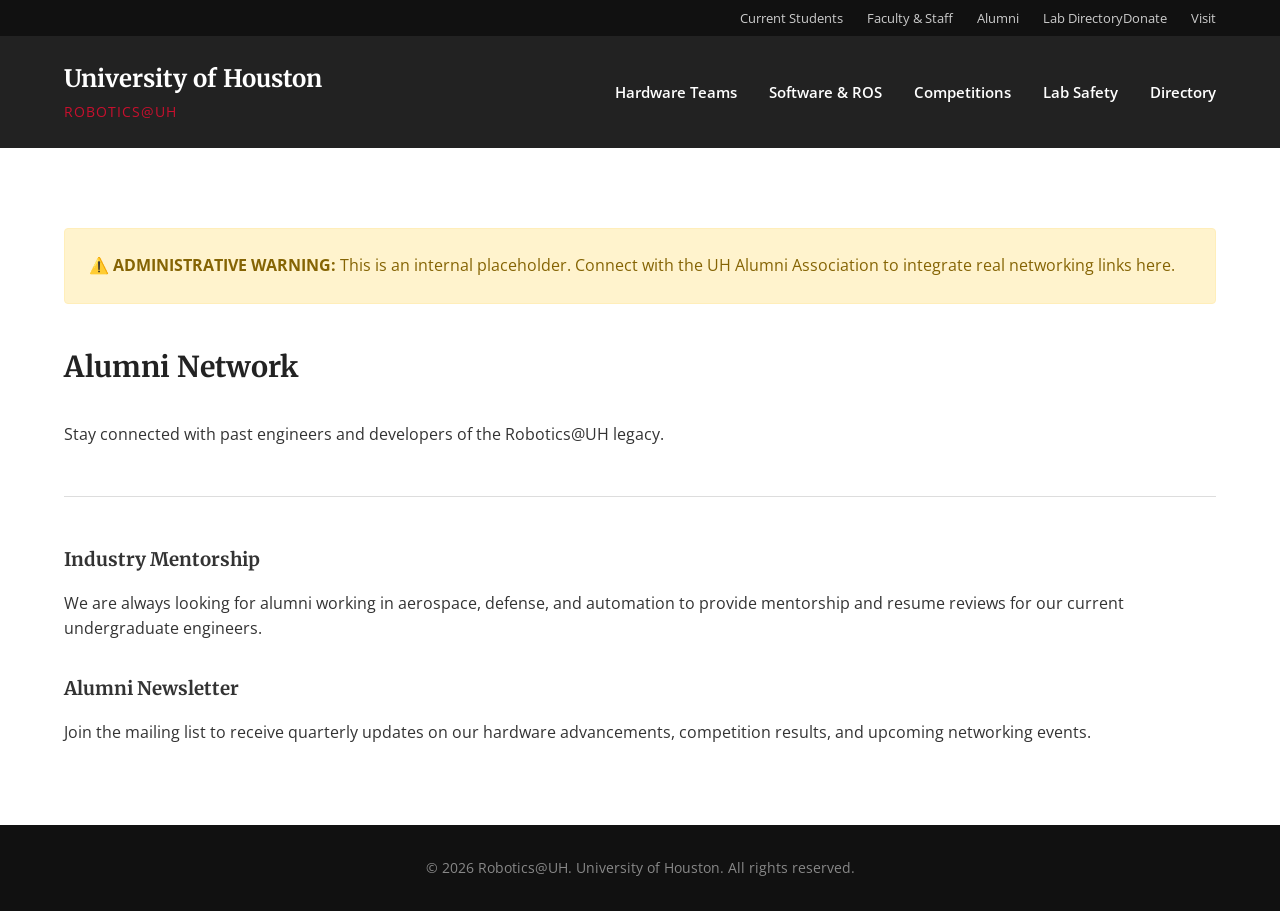
<file: alumni.html>
<!DOCTYPE html>
<html lang="en">
<head>
    <meta charset="UTF-8">
    <meta name="viewport" content="width=device-width, initial-scale=1.0">
    <title>Alumni | Robotics@UH</title>
    <link rel="stylesheet" href="style.css">
    <link href="https://fonts.googleapis.com/css2?family=Open+Sans:wght@400;600;700&family=Merriweather:wght@400;700&display=swap" rel="stylesheet">
</head>
<body>

    <header class="site-header">
        <div class="utility-nav">
            <ul class="nav-links">
                <li><a href="students.html">Current Students</a></li>
                <li><a href="faculty.html">Faculty & Staff</a></li>
                <li><a href="alumni.html">Alumni</a></li>
                <li><a href="directory.html">Lab Directory</a></li>
            </ul>
            <ul class="nav-actions">
                <li><a href="donate.html">Donate</a></li>
                <li><a href="visit.html">Visit</a></li>
            </ul>
        </div>
        <div class="main-nav">
            <div class="logo">
                <a href="index.html">University of Houston</a>
                <span class="sub-logo">Robotics@UH</span>
            </div>
            <ul class="nav-links main-links">
                <li><a href="hardware.html">Hardware Teams</a></li>
                <li><a href="software.html">Software & ROS</a></li>
                <li><a href="competitions.html">Competitions</a></li>
                <li><a href="safety.html">Lab Safety</a></li>
                <li><a href="directory.html">Directory</a></li>
            </ul>
        </div>
    </header>

    <main class="page-content">
        <div class="content-container">
            <div class="left-column" style="flex: 1 1 100%;">
                
                <div style="background-color: #fff3cd; color: #856404; border: 1px solid #ffeeba; padding: 1.5rem; border-radius: 4px; margin-bottom: 2.5rem; font-family: var(--font-body);">
                    <strong>⚠️ ADMINISTRATIVE WARNING:</strong> This is an internal placeholder. Connect with the UH Alumni Association to integrate real networking links here.
                </div>

                <h2>Alumni Network</h2>
                <p>Stay connected with past engineers and developers of the Robotics@UH legacy.</p>
                <hr class="section-divider">
                
                <h3>Industry Mentorship</h3>
                <p>We are always looking for alumni working in aerospace, defense, and automation to provide mentorship and resume reviews for our current undergraduate engineers.</p>
                
                <h3 style="margin-top: 2rem;">Alumni Newsletter</h3>
                <p>Join the mailing list to receive quarterly updates on our hardware advancements, competition results, and upcoming networking events.</p>
            </div>
        </div>
    </main>

    <footer class="site-footer">
        <div class="footer-container">
            <p>&copy; 2026 Robotics@UH. University of Houston. All rights reserved.</p>
        </div>
    </footer>
</body>
</html>
</file>
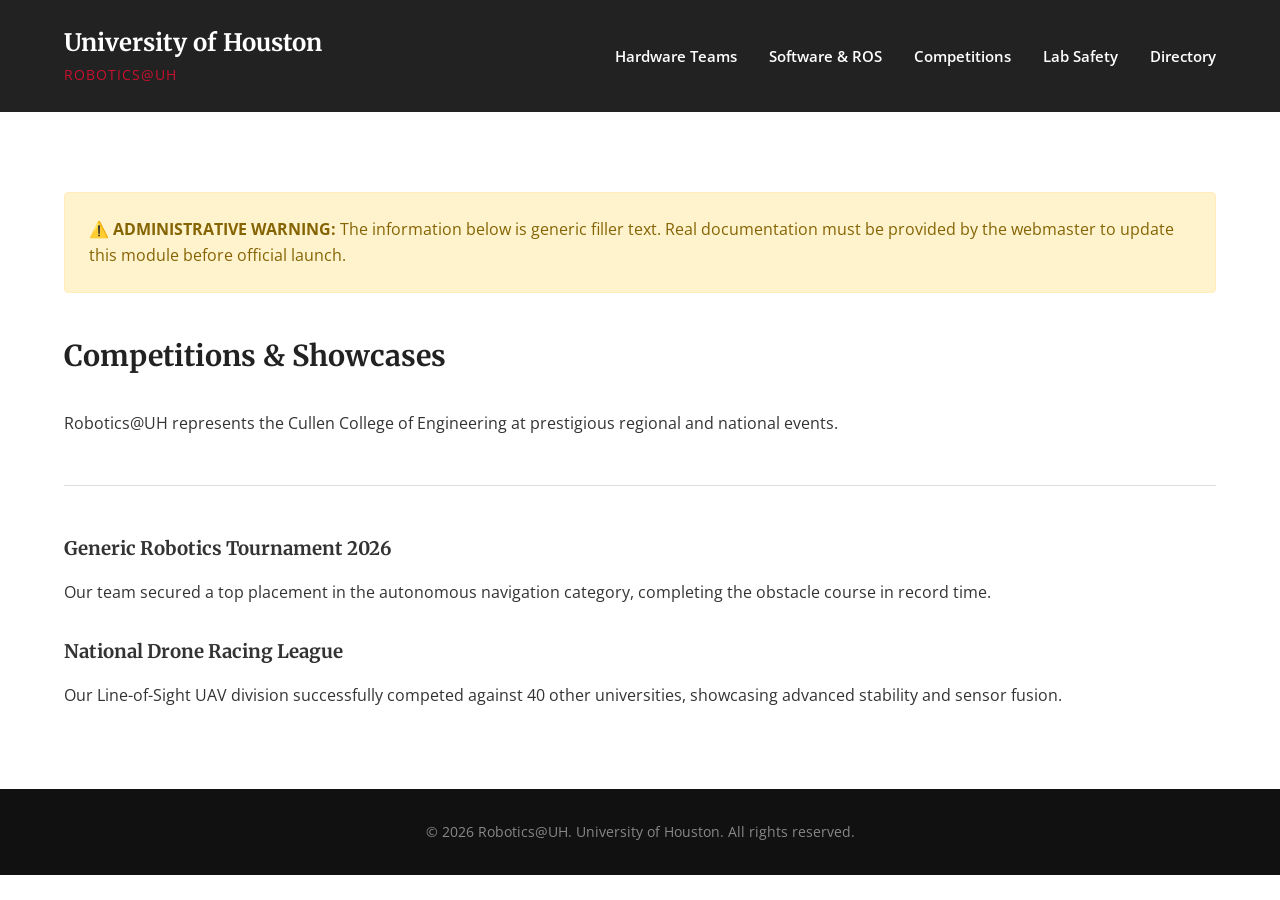
<file: competitions.html>
<!DOCTYPE html>
<html lang="en">
<head>
    <meta charset="UTF-8">
    <meta name="viewport" content="width=device-width, initial-scale=1.0">
    <title>Competitions | Robotics@UH</title>
    <link rel="stylesheet" href="style.css">
    <link href="https://fonts.googleapis.com/css2?family=Open+Sans:wght@400;600;700&family=Merriweather:wght@400;700&display=swap" rel="stylesheet">
</head>
<body>

    <!-- Copy the exact same <header> code from Step 1 here -->
    <header class="site-header">
        <div class="main-nav">
            <div class="logo">
                <a href="index.html">University of Houston</a>
                <span class="sub-logo">Robotics@UH</span>
            </div>
            <ul class="nav-links main-links">
                <li><a href="hardware.html">Hardware Teams</a></li>
                <li><a href="software.html">Software & ROS</a></li>
                <li><a href="competitions.html">Competitions</a></li>
                <li><a href="safety.html">Lab Safety</a></li>
                <li><a href="directory.html">Directory</a></li>
            </ul>
        </div>
    </header>

    <main class="page-content">
        <div class="content-container">
            <div class="left-column" style="flex: 1 1 100%;">
                
                <!-- FILLER WARNING BOX -->
                <div style="background-color: #fff3cd; color: #856404; border: 1px solid #ffeeba; padding: 1.5rem; border-radius: 4px; margin-bottom: 2.5rem; font-family: var(--font-body);">
                    <strong>⚠️ ADMINISTRATIVE WARNING:</strong> The information below is generic filler text. Real documentation must be provided by the webmaster to update this module before official launch.
                </div>

                <h2>Competitions & Showcases</h2>
                <p>Robotics@UH represents the Cullen College of Engineering at prestigious regional and national events.</p>
                <hr class="section-divider">
                
                <h3>Generic Robotics Tournament 2026</h3>
                <p>Our team secured a top placement in the autonomous navigation category, completing the obstacle course in record time.</p>
                
                <h3 style="margin-top: 2rem;">National Drone Racing League</h3>
                <p>Our Line-of-Sight UAV division successfully competed against 40 other universities, showcasing advanced stability and sensor fusion.</p>
            </div>
        </div>
    </main>

    <footer class="site-footer">
        <div class="footer-container">
            <p>&copy; 2026 Robotics@UH. University of Houston. All rights reserved.</p>
        </div>
    </footer>
</body>
</html>
</file>
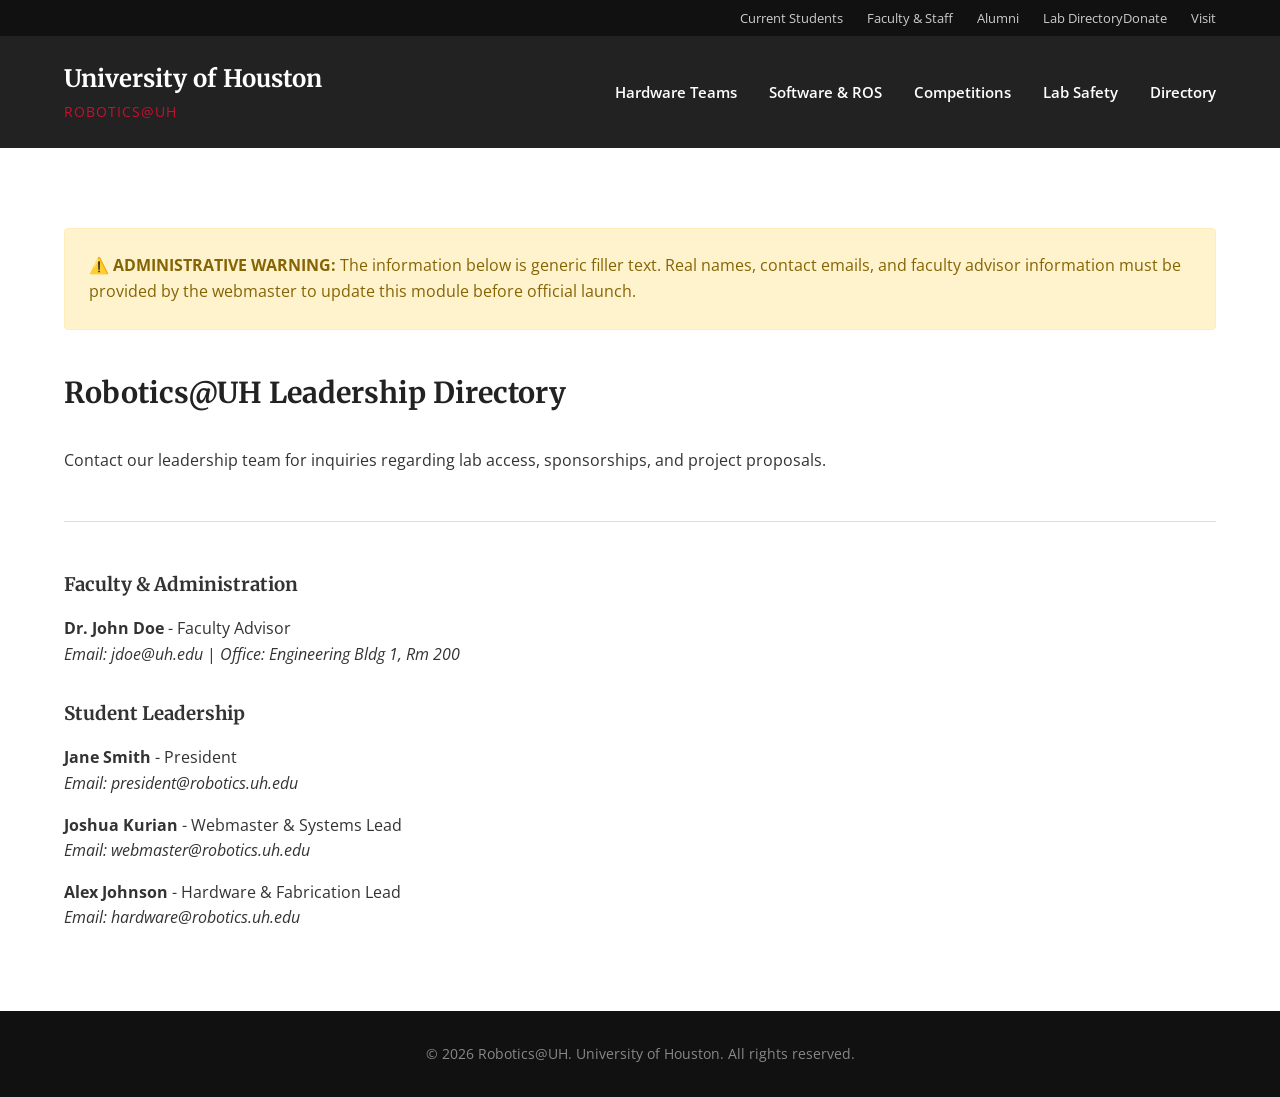
<file: directory.html>
<!DOCTYPE html>
<html lang="en">
<head>
    <meta charset="UTF-8">
    <meta name="viewport" content="width=device-width, initial-scale=1.0">
    <title>Directory | Robotics@UH</title>
    <link rel="stylesheet" href="style.css">
    <link href="https://fonts.googleapis.com/css2?family=Open+Sans:wght@400;600;700&family=Merriweather:wght@400;700&display=swap" rel="stylesheet">
</head>
<body>

    <header class="site-header">
        <div class="utility-nav">
            <ul class="nav-links">
                <li><a href="students.html">Current Students</a></li>
                <li><a href="faculty.html">Faculty & Staff</a></li>
                <li><a href="alumni.html">Alumni</a></li>
                <li><a href="directory.html">Lab Directory</a></li>
            </ul>
            <ul class="nav-actions">
                <li><a href="donate.html">Donate</a></li>
                <li><a href="visit.html">Visit</a></li>
            </ul>
        </div>
        <div class="main-nav">
            <div class="logo">
                <a href="index.html">University of Houston</a>
                <span class="sub-logo">Robotics@UH</span>
            </div>
            <ul class="nav-links main-links">
                <li><a href="hardware.html">Hardware Teams</a></li>
                <li><a href="software.html">Software & ROS</a></li>
                <li><a href="competitions.html">Competitions</a></li>
                <li><a href="safety.html">Lab Safety</a></li>
                <li><a href="directory.html">Directory</a></li>
            </ul>
        </div>
    </header>

    <main class="page-content">
        <div class="content-container">
            <div class="left-column" style="flex: 1 1 100%;">
                
                <!-- FILLER WARNING BOX -->
                <div style="background-color: #fff3cd; color: #856404; border: 1px solid #ffeeba; padding: 1.5rem; border-radius: 4px; margin-bottom: 2.5rem; font-family: var(--font-body);">
                    <strong>⚠️ ADMINISTRATIVE WARNING:</strong> The information below is generic filler text. Real names, contact emails, and faculty advisor information must be provided by the webmaster to update this module before official launch.
                </div>

                <h2>Robotics@UH Leadership Directory</h2>
                <p>Contact our leadership team for inquiries regarding lab access, sponsorships, and project proposals.</p>
                <hr class="section-divider">
                
                <h3>Faculty & Administration</h3>
                <p><strong>Dr. John Doe</strong> - Faculty Advisor<br>
                <em>Email: jdoe@uh.edu</em> | <em>Office: Engineering Bldg 1, Rm 200</em></p>
                
                <h3 style="margin-top: 2rem;">Student Leadership</h3>
                <p><strong>Jane Smith</strong> - President<br>
                <em>Email: president@robotics.uh.edu</em></p>

                <p style="margin-top: 1rem;"><strong>Joshua Kurian</strong> - Webmaster & Systems Lead<br>
                <em>Email: webmaster@robotics.uh.edu</em></p>
                
                <p style="margin-top: 1rem;"><strong>Alex Johnson</strong> - Hardware & Fabrication Lead<br>
                <em>Email: hardware@robotics.uh.edu</em></p>
            </div>
        </div>
    </main>

    <footer class="site-footer">
        <div class="footer-container">
            <p>&copy; 2026 Robotics@UH. University of Houston. All rights reserved.</p>
        </div>
    </footer>
</body>
</html>
</file>
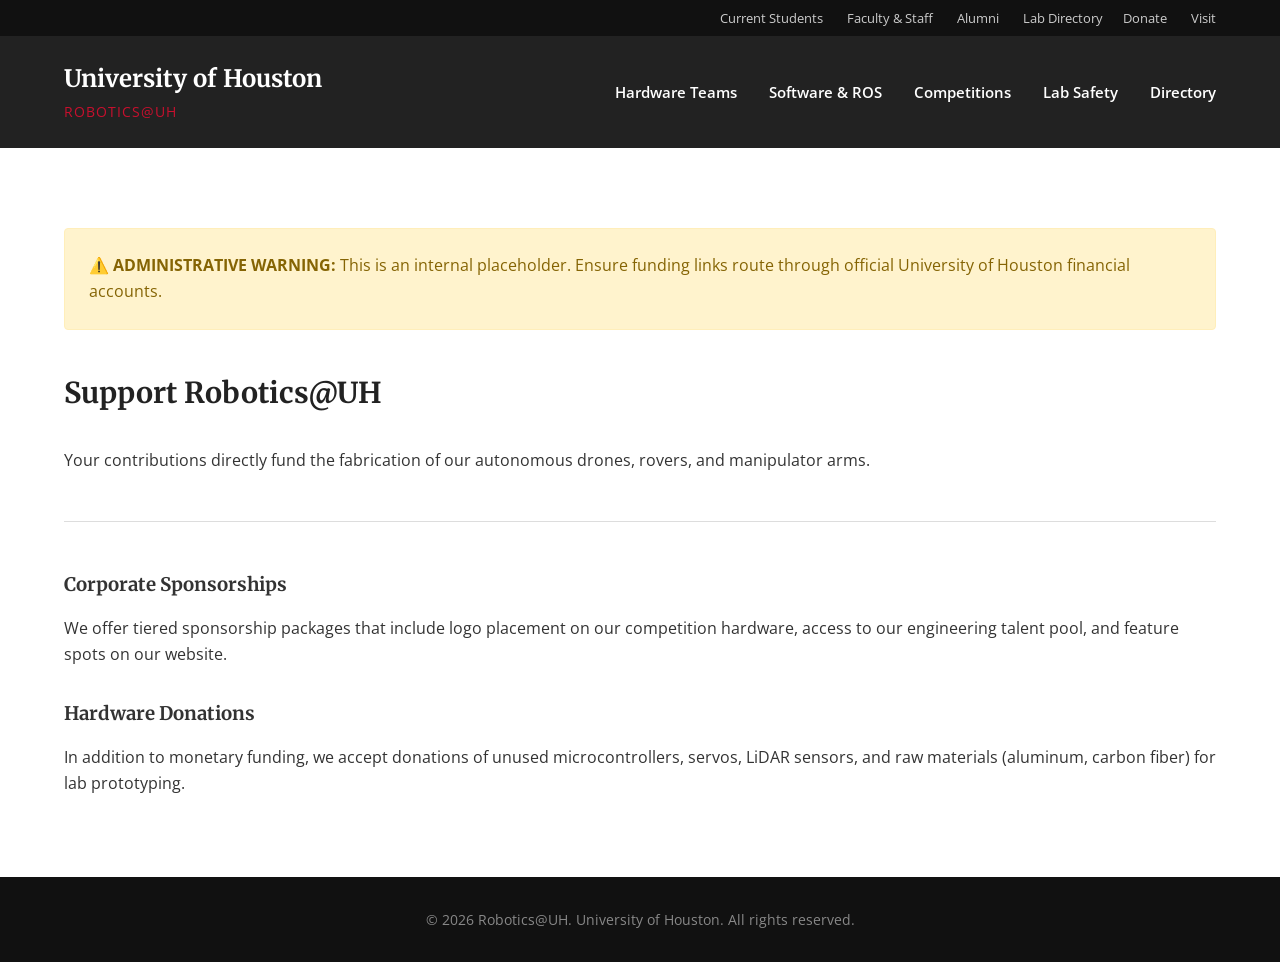
<file: donate.html>
<!DOCTYPE html>
<html lang="en">
<head>
    <meta charset="UTF-8">
    <meta name="viewport" content="width=device-width, initial-scale=1.0">
    <title>Donate | Robotics@UH</title>
    <link rel="stylesheet" href="style.css">
    <link href="https://fonts.googleapis.com/css2?family=Open+Sans:wght@400;600;700&family=Merriweather:wght@400;700&display=swap" rel="stylesheet">
</head>
<body>

    <header class="site-header">
        <div class="utility-nav">
            <ul class="nav-links">
                <li><a href="students.html">Current Students</a></li>
                <li><a href="faculty.html">Faculty & Staff</a></li>
                <li><a href="alumni.html">Alumni</a></li>
                <li><a href="directory.html">Lab Directory</a></li>
            </ul>
            <ul class="nav-actions" style="margin-left: 20px;">
                <li><a href="donate.html">Donate</a></li>
                <li><a href="visit.html">Visit</a></li>
            </ul>
        </div>
        <div class="main-nav">
            <div class="logo">
                <a href="index.html">University of Houston</a>
                <span class="sub-logo">Robotics@UH</span>
            </div>
            <ul class="nav-links main-links">
                <li><a href="hardware.html">Hardware Teams</a></li>
                <li><a href="software.html">Software & ROS</a></li>
                <li><a href="competitions.html">Competitions</a></li>
                <li><a href="safety.html">Lab Safety</a></li>
                <li><a href="directory.html">Directory</a></li>
            </ul>
        </div>
    </header>

    <main class="page-content">
        <div class="content-container">
            <div class="left-column" style="flex: 1 1 100%;">
                
                <div style="background-color: #fff3cd; color: #856404; border: 1px solid #ffeeba; padding: 1.5rem; border-radius: 4px; margin-bottom: 2.5rem; font-family: var(--font-body);">
                    <strong>⚠️ ADMINISTRATIVE WARNING:</strong> This is an internal placeholder. Ensure funding links route through official University of Houston financial accounts.
                </div>

                <h2>Support Robotics@UH</h2>
                <p>Your contributions directly fund the fabrication of our autonomous drones, rovers, and manipulator arms.</p>
                <hr class="section-divider">
                
                <h3>Corporate Sponsorships</h3>
                <p>We offer tiered sponsorship packages that include logo placement on our competition hardware, access to our engineering talent pool, and feature spots on our website.</p>
                
                <h3 style="margin-top: 2rem;">Hardware Donations</h3>
                <p>In addition to monetary funding, we accept donations of unused microcontrollers, servos, LiDAR sensors, and raw materials (aluminum, carbon fiber) for lab prototyping.</p>
            </div>
        </div>
    </main>

    <footer class="site-footer">
        <div class="footer-container">
            <p>&copy; 2026 Robotics@UH. University of Houston. All rights reserved.</p>
        </div>
    </footer>
</body>
</html>
</file>
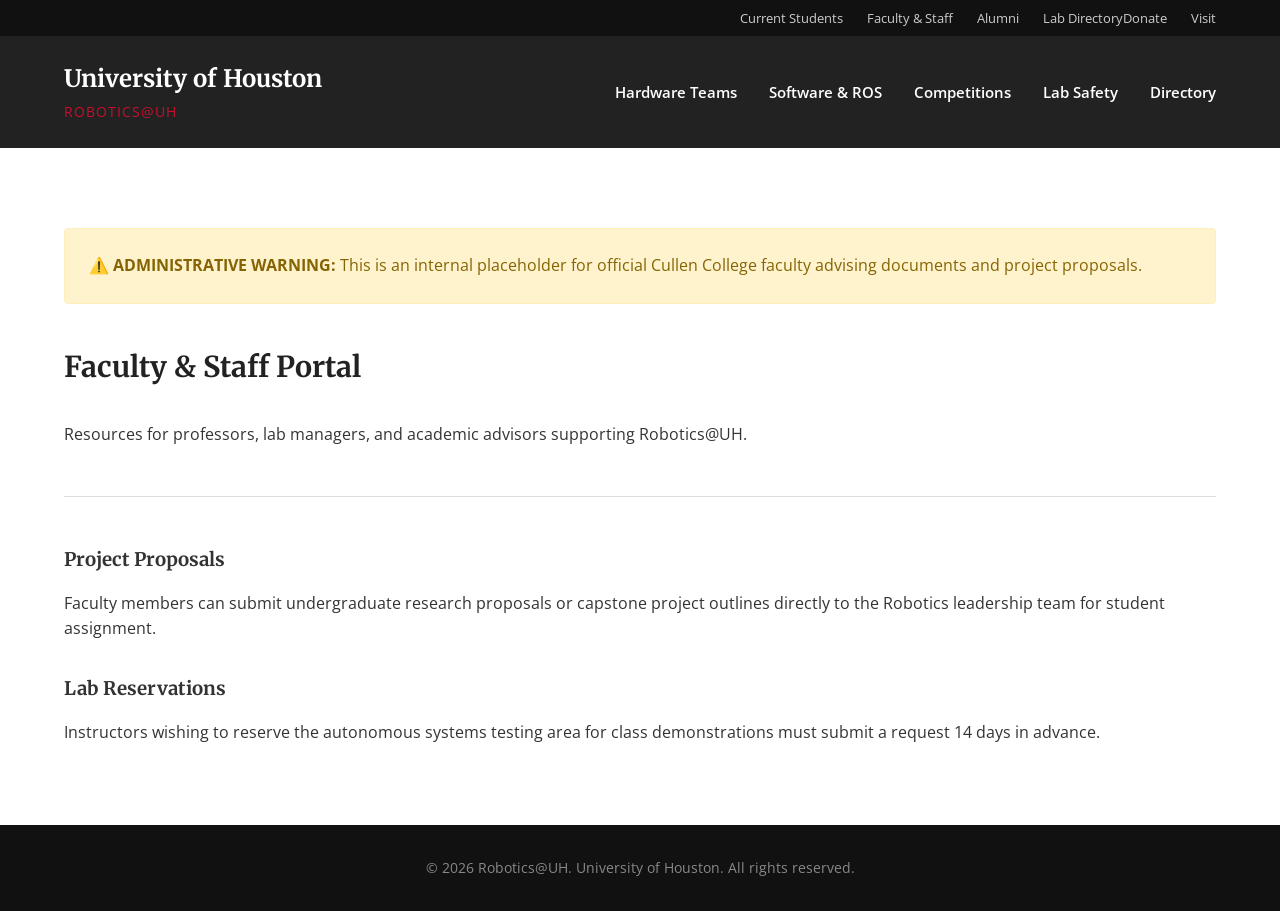
<file: faculty.html>
<!DOCTYPE html>
<html lang="en">
<head>
    <meta charset="UTF-8">
    <meta name="viewport" content="width=device-width, initial-scale=1.0">
    <title>Faculty & Staff | Robotics@UH</title>
    <link rel="stylesheet" href="style.css">
    <link href="https://fonts.googleapis.com/css2?family=Open+Sans:wght@400;600;700&family=Merriweather:wght@400;700&display=swap" rel="stylesheet">
</head>
<body>

    <header class="site-header">
        <div class="utility-nav">
            <ul class="nav-links">
                <li><a href="students.html">Current Students</a></li>
                <li><a href="faculty.html">Faculty & Staff</a></li>
                <li><a href="alumni.html">Alumni</a></li>
                <li><a href="directory.html">Lab Directory</a></li>
            </ul>
            <ul class="nav-actions">
                <li><a href="donate.html">Donate</a></li>
                <li><a href="visit.html">Visit</a></li>
            </ul>
        </div>
        <div class="main-nav">
            <div class="logo">
                <a href="index.html">University of Houston</a>
                <span class="sub-logo">Robotics@UH</span>
            </div>
            <ul class="nav-links main-links">
                <li><a href="hardware.html">Hardware Teams</a></li>
                <li><a href="software.html">Software & ROS</a></li>
                <li><a href="competitions.html">Competitions</a></li>
                <li><a href="safety.html">Lab Safety</a></li>
                <li><a href="directory.html">Directory</a></li>
            </ul>
        </div>
    </header>

    <main class="page-content">
        <div class="content-container">
            <div class="left-column" style="flex: 1 1 100%;">
                
                <div style="background-color: #fff3cd; color: #856404; border: 1px solid #ffeeba; padding: 1.5rem; border-radius: 4px; margin-bottom: 2.5rem; font-family: var(--font-body);">
                    <strong>⚠️ ADMINISTRATIVE WARNING:</strong> This is an internal placeholder for official Cullen College faculty advising documents and project proposals.
                </div>

                <h2>Faculty & Staff Portal</h2>
                <p>Resources for professors, lab managers, and academic advisors supporting Robotics@UH.</p>
                <hr class="section-divider">
                
                <h3>Project Proposals</h3>
                <p>Faculty members can submit undergraduate research proposals or capstone project outlines directly to the Robotics leadership team for student assignment.</p>
                
                <h3 style="margin-top: 2rem;">Lab Reservations</h3>
                <p>Instructors wishing to reserve the autonomous systems testing area for class demonstrations must submit a request 14 days in advance.</p>
            </div>
        </div>
    </main>

    <footer class="site-footer">
        <div class="footer-container">
            <p>&copy; 2026 Robotics@UH. University of Houston. All rights reserved.</p>
        </div>
    </footer>
</body>
</html>
</file>
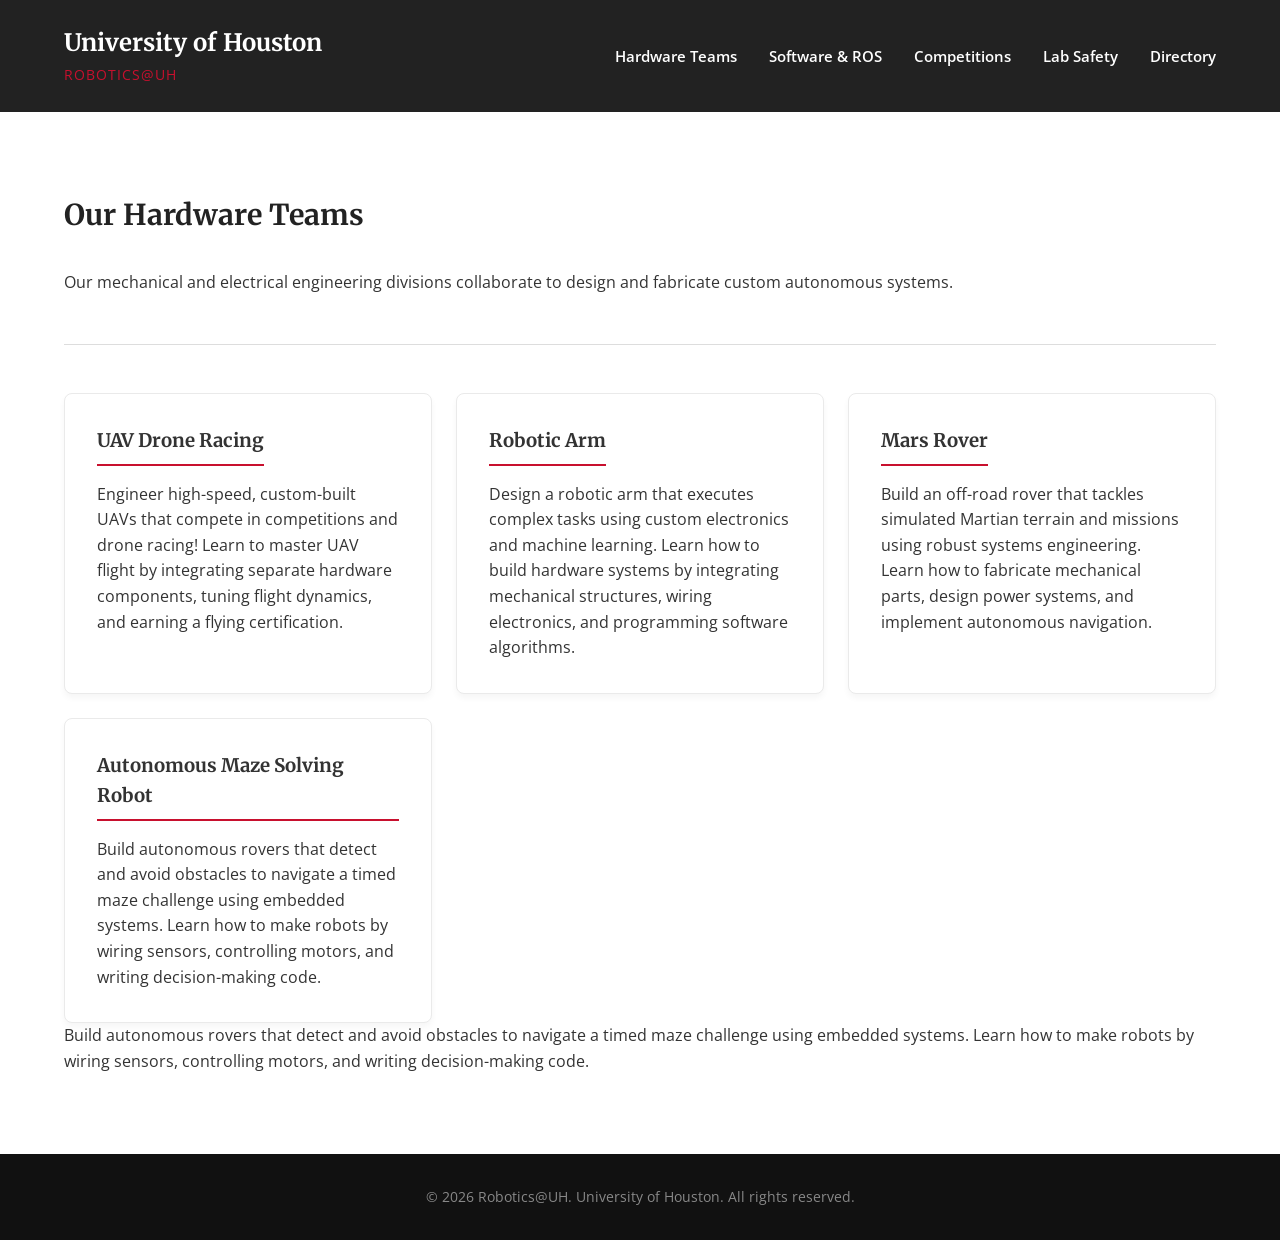
<file: hardware.html>
<!DOCTYPE html>
<html lang="en">
<head>
    <meta charset="UTF-8">
    <meta name="viewport" content="width=device-width, initial-scale=1.0">
    <title>Hardware Teams | Robotics@UH</title>
    <link rel="stylesheet" href="style.css">
    <link rel="stylesheet" href="https://cdnjs.cloudflare.com/ajax/libs/font-awesome/6.4.0/css/all.min.css">
    <link rel="preconnect" href="https://fonts.googleapis.com">
    <link href="https://fonts.googleapis.com/css2?family=Open+Sans:wght@400;600;700&family=Merriweather:wght@400;700&display=swap" rel="stylesheet">
</head>
<body>

    <!-- Copy the exact same <header> code from Step 1 here so the nav stays consistent -->
    <header class="site-header">
        <div class="main-nav">
            <div class="logo">
                <a href="index.html">University of Houston</a>
                <span class="sub-logo">Robotics@UH</span>
            </div>
            <ul class="nav-links main-links">
                <li><a href="hardware.html">Hardware Teams</a></li>
                <li><a href="software.html">Software & ROS</a></li>
                <li><a href="competitions.html">Competitions</a></li>
                <li><a href="safety.html">Lab Safety</a></li>
                <li><a href="directory.html">Directory</a></li>
            </ul>
        </div>
    </header>

    <main class="page-content">
<div class="left-column" style="flex: 1 1 100%;">
    <h2>Our Hardware Teams</h2>
    <p>Our mechanical and electrical engineering divisions collaborate to design and fabricate custom autonomous systems.</p>
    <hr class="section-divider">

    <div class="hardware-grid">
        <div class="hardware-card">
            <h3>UAV Drone Racing</h3>
            <p>Engineer high-speed, custom-built UAVs that compete in competitions and drone racing! Learn to master UAV flight by integrating separate hardware components, tuning flight dynamics, and earning a flying certification.</p>
        </div>

        <div class="hardware-card">
            <h3>Robotic Arm</h3>
            <p>Design a robotic arm that executes complex tasks using custom electronics and machine learning. Learn how to build hardware systems by integrating mechanical structures, wiring electronics, and programming software algorithms.</p>
        </div>

        <div class="hardware-card">
            <h3>Mars Rover</h3>
            <p>Build an off-road rover that tackles simulated Martian terrain and missions using robust systems engineering. Learn how to fabricate mechanical parts, design power systems, and implement autonomous navigation.</p>
        </div>

        <div class="hardware-card">
            <h3>Autonomous Maze Solving Robot</h3>
            <p>Build autonomous rovers that detect and avoid obstacles to navigate a timed maze challenge using embedded systems. Learn how to make robots by wiring sensors, controlling motors, and writing decision-making code.</p>
        </div>
    </div>
</div>
        <p>Build autonomous rovers that detect and avoid obstacles to navigate a timed maze challenge using embedded systems. Learn how to make robots by wiring sensors, controlling motors, and writing decision-making code.</p>
    </div>
</section>
            </div>
        </div>
    </main>

    <footer class="site-footer">
        <div class="footer-container">
            <p>&copy; 2026 Robotics@UH. University of Houston. All rights reserved.</p>
        </div>
    </footer>
</body>
</html>
</file>
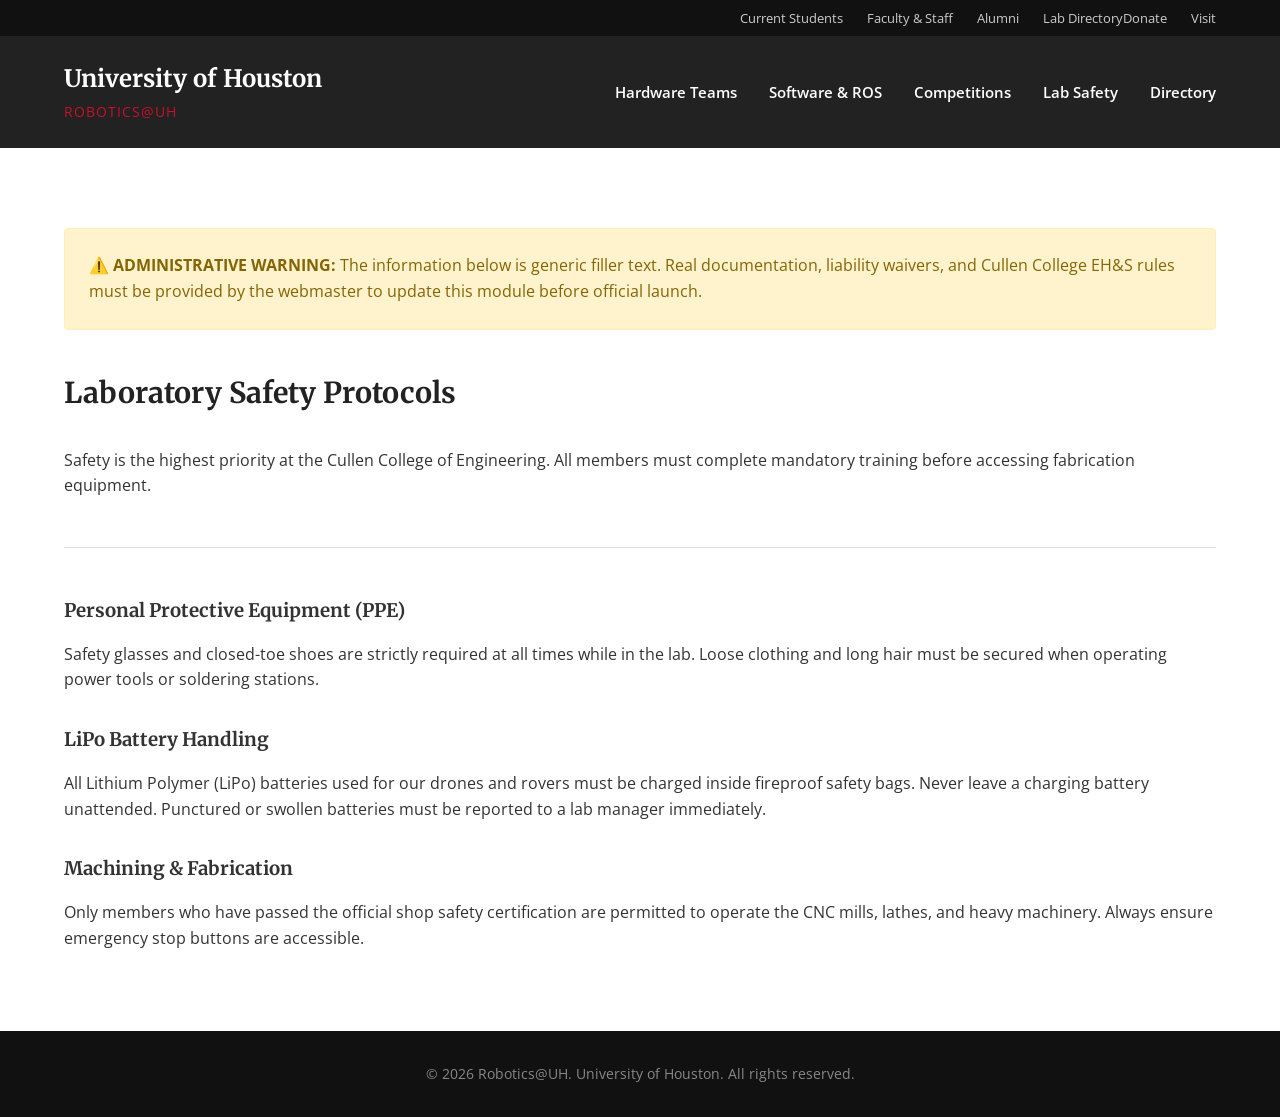
<file: safety.html>
<!DOCTYPE html>
<html lang="en">
<head>
    <meta charset="UTF-8">
    <meta name="viewport" content="width=device-width, initial-scale=1.0">
    <title>Lab Safety | Robotics@UH</title>
    <link rel="stylesheet" href="style.css">
    <link href="https://fonts.googleapis.com/css2?family=Open+Sans:wght@400;600;700&family=Merriweather:wght@400;700&display=swap" rel="stylesheet">
</head>
<body>

    <header class="site-header">
        <div class="utility-nav">
            <ul class="nav-links">
                <li><a href="students.html">Current Students</a></li>
                <li><a href="faculty.html">Faculty & Staff</a></li>
                <li><a href="alumni.html">Alumni</a></li>
                <li><a href="directory.html">Lab Directory</a></li>
            </ul>
            <ul class="nav-actions">
                <li><a href="donate.html">Donate</a></li>
                <li><a href="visit.html">Visit</a></li>
            </ul>
        </div>
        <div class="main-nav">
            <div class="logo">
                <a href="index.html">University of Houston</a>
                <span class="sub-logo">Robotics@UH</span>
            </div>
            <ul class="nav-links main-links">
                <li><a href="hardware.html">Hardware Teams</a></li>
                <li><a href="software.html">Software & ROS</a></li>
                <li><a href="competitions.html">Competitions</a></li>
                <li><a href="safety.html">Lab Safety</a></li>
                <li><a href="directory.html">Directory</a></li>
            </ul>
        </div>
    </header>

    <main class="page-content">
        <div class="content-container">
            <div class="left-column" style="flex: 1 1 100%;">
                
                <!-- FILLER WARNING BOX -->
                <div style="background-color: #fff3cd; color: #856404; border: 1px solid #ffeeba; padding: 1.5rem; border-radius: 4px; margin-bottom: 2.5rem; font-family: var(--font-body);">
                    <strong>⚠️ ADMINISTRATIVE WARNING:</strong> The information below is generic filler text. Real documentation, liability waivers, and Cullen College EH&S rules must be provided by the webmaster to update this module before official launch.
                </div>

                <h2>Laboratory Safety Protocols</h2>
                <p>Safety is the highest priority at the Cullen College of Engineering. All members must complete mandatory training before accessing fabrication equipment.</p>
                <hr class="section-divider">
                
                <h3>Personal Protective Equipment (PPE)</h3>
                <p>Safety glasses and closed-toe shoes are strictly required at all times while in the lab. Loose clothing and long hair must be secured when operating power tools or soldering stations.</p>
                
                <h3 style="margin-top: 2rem;">LiPo Battery Handling</h3>
                <p>All Lithium Polymer (LiPo) batteries used for our drones and rovers must be charged inside fireproof safety bags. Never leave a charging battery unattended. Punctured or swollen batteries must be reported to a lab manager immediately.</p>

                <h3 style="margin-top: 2rem;">Machining & Fabrication</h3>
                <p>Only members who have passed the official shop safety certification are permitted to operate the CNC mills, lathes, and heavy machinery. Always ensure emergency stop buttons are accessible.</p>
            </div>
        </div>
    </main>

    <footer class="site-footer">
        <div class="footer-container">
            <p>&copy; 2026 Robotics@UH. University of Houston. All rights reserved.</p>
        </div>
    </footer>
</body>
</html>
</file>
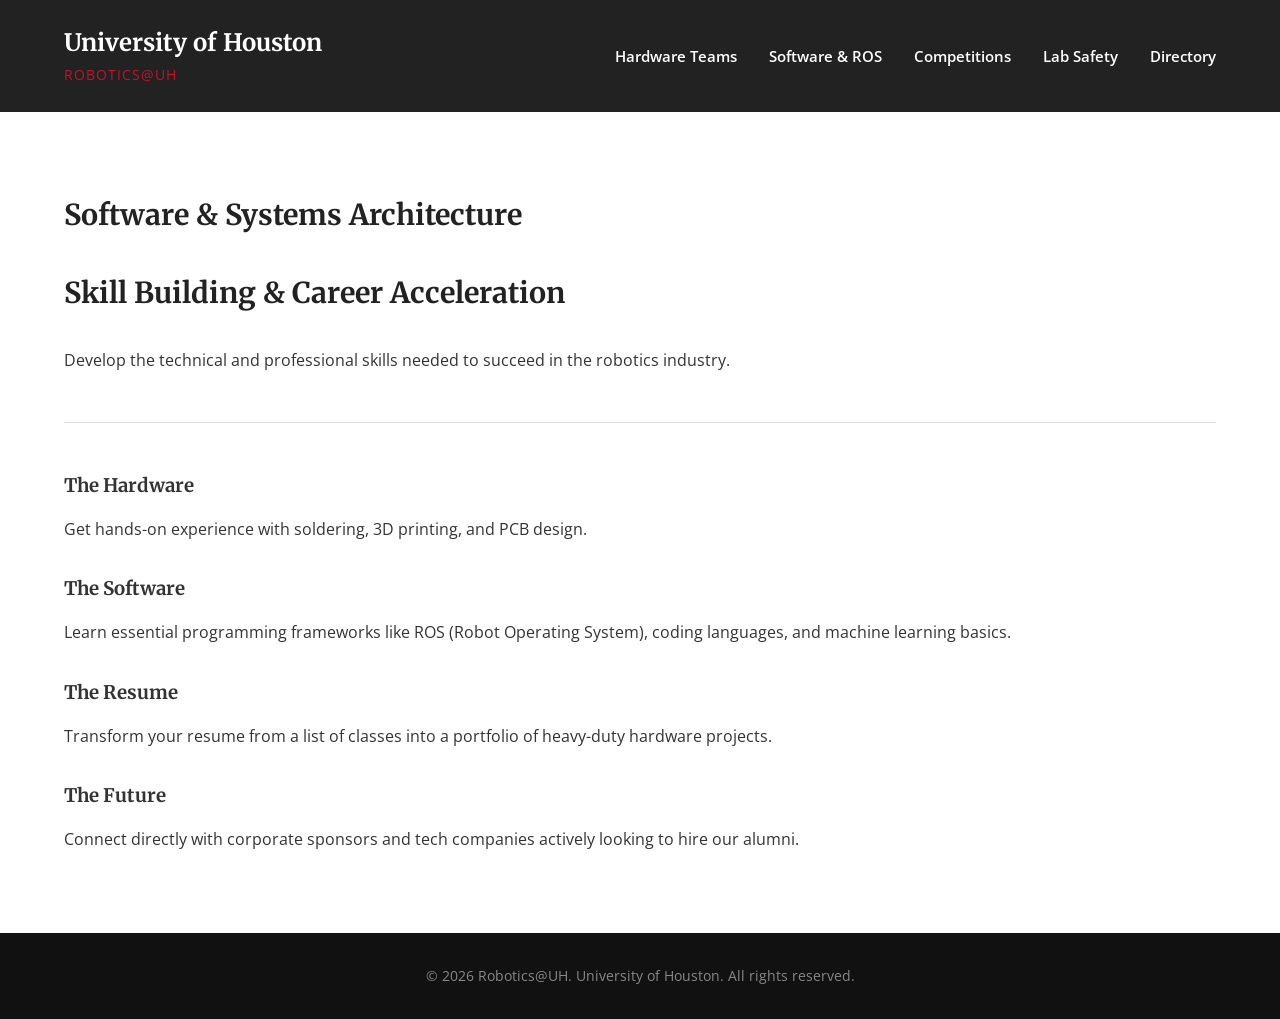
<file: software.html>
<!DOCTYPE html>
<html lang="en">
<head>
    <meta charset="UTF-8">
    <meta name="viewport" content="width=device-width, initial-scale=1.0">
    <title>Software & ROS | Robotics@UH</title>
    <link rel="stylesheet" href="style.css">
    <link href="https://fonts.googleapis.com/css2?family=Open+Sans:wght@400;600;700&family=Merriweather:wght@400;700&display=swap" rel="stylesheet">
</head>
<body>

    <!-- Copy the exact same <header> code from Step 1 here -->
    <header class="site-header">
        <div class="main-nav">
            <div class="logo">
                <a href="index.html">University of Houston</a>
                <span class="sub-logo">Robotics@UH</span>
            </div>
            <ul class="nav-links main-links">
                <li><a href="hardware.html">Hardware Teams</a></li>
                <li><a href="software.html">Software & ROS</a></li>
                <li><a href="competitions.html">Competitions</a></li>
                <li><a href="safety.html">Lab Safety</a></li>
                <li><a href="directory.html">Directory</a></li>
            </ul>
        </div>
    </header>

    <main class="page-content">
        <div class="content-container">
            <div class="left-column" style="flex: 1 1 100%;">
                <h2>Software & Systems Architecture</h2>
<div class="left-column" style="flex: 1 1 100%;">
    <h2>Skill Building & Career Acceleration</h2>
    <p>Develop the technical and professional skills needed to succeed in the robotics industry.</p>
    <hr class="section-divider">

    <h3>The Hardware</h3>
    <p>Get hands-on experience with soldering, 3D printing, and PCB design.</p>

    <h3 style="margin-top: 2rem;">The Software</h3>
    <p>Learn essential programming frameworks like ROS (Robot Operating System), coding languages, and machine learning basics.</p>

    <h3 style="margin-top: 2rem;">The Resume</h3>
    <p>Transform your resume from a list of classes into a portfolio of heavy-duty hardware projects.</p>

    <h3 style="margin-top: 2rem;">The Future</h3>
    <p>Connect directly with corporate sponsors and tech companies actively looking to hire our alumni.</p>
</div>
        </div>
    </main>

    <footer class="site-footer">
        <div class="footer-container">
            <p>&copy; 2026 Robotics@UH. University of Houston. All rights reserved.</p>
        </div>
    </footer>
</body>
</html>
</file>
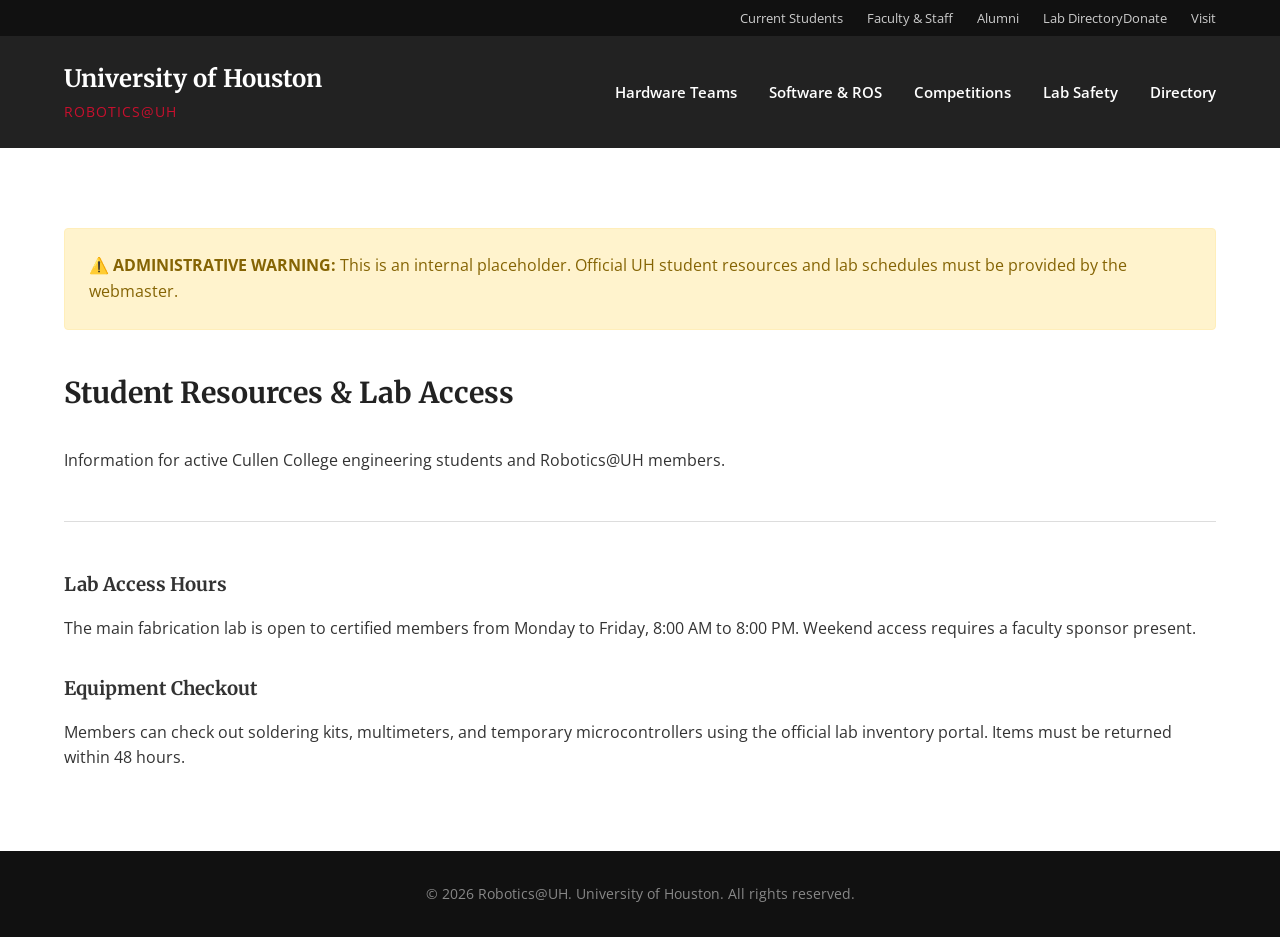
<file: students.html>
<!DOCTYPE html>
<html lang="en">
<head>
    <meta charset="UTF-8">
    <meta name="viewport" content="width=device-width, initial-scale=1.0">
    <title>Current Students | Robotics@UH</title>
    <link rel="stylesheet" href="style.css">
    <link href="https://fonts.googleapis.com/css2?family=Open+Sans:wght@400;600;700&family=Merriweather:wght@400;700&display=swap" rel="stylesheet">
</head>
<body>

    <header class="site-header">
        <div class="utility-nav">
            <ul class="nav-links">
                <li><a href="students.html">Current Students</a></li>
                <li><a href="faculty.html">Faculty & Staff</a></li>
                <li><a href="alumni.html">Alumni</a></li>
                <li><a href="directory.html">Lab Directory</a></li>
            </ul>
            <ul class="nav-actions">
                <li><a href="donate.html">Donate</a></li>
                <li><a href="visit.html">Visit</a></li>
            </ul>
        </div>
        <div class="main-nav">
            <div class="logo">
                <a href="index.html">University of Houston</a>
                <span class="sub-logo">Robotics@UH</span>
            </div>
            <ul class="nav-links main-links">
                <li><a href="hardware.html">Hardware Teams</a></li>
                <li><a href="software.html">Software & ROS</a></li>
                <li><a href="competitions.html">Competitions</a></li>
                <li><a href="safety.html">Lab Safety</a></li>
                <li><a href="directory.html">Directory</a></li>
            </ul>
        </div>
    </header>

    <main class="page-content">
        <div class="content-container">
            <div class="left-column" style="flex: 1 1 100%;">
                
                <div style="background-color: #fff3cd; color: #856404; border: 1px solid #ffeeba; padding: 1.5rem; border-radius: 4px; margin-bottom: 2.5rem; font-family: var(--font-body);">
                    <strong>⚠️ ADMINISTRATIVE WARNING:</strong> This is an internal placeholder. Official UH student resources and lab schedules must be provided by the webmaster.
                </div>

                <h2>Student Resources & Lab Access</h2>
                <p>Information for active Cullen College engineering students and Robotics@UH members.</p>
                <hr class="section-divider">
                
                <h3>Lab Access Hours</h3>
                <p>The main fabrication lab is open to certified members from Monday to Friday, 8:00 AM to 8:00 PM. Weekend access requires a faculty sponsor present.</p>
                
                <h3 style="margin-top: 2rem;">Equipment Checkout</h3>
                <p>Members can check out soldering kits, multimeters, and temporary microcontrollers using the official lab inventory portal. Items must be returned within 48 hours.</p>
            </div>
        </div>
    </main>

    <footer class="site-footer">
        <div class="footer-container">
            <p>&copy; 2026 Robotics@UH. University of Houston. All rights reserved.</p>
        </div>
    </footer>
</body>
</html>
</file>
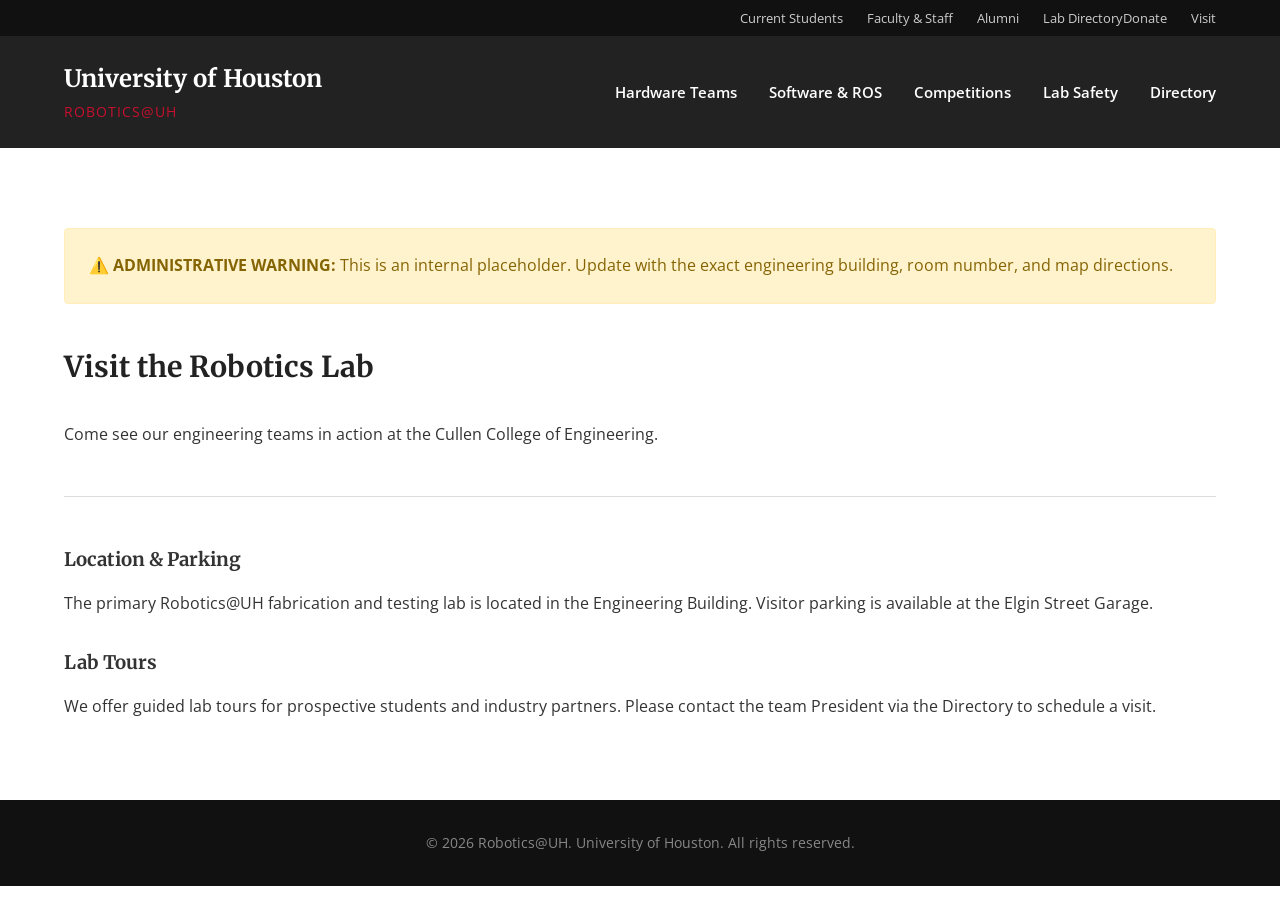
<file: visit.html>
<!DOCTYPE html>
<html lang="en">
<head>
    <meta charset="UTF-8">
    <meta name="viewport" content="width=device-width, initial-scale=1.0">
    <title>Visit | Robotics@UH</title>
    <link rel="stylesheet" href="style.css">
    <link href="https://fonts.googleapis.com/css2?family=Open+Sans:wght@400;600;700&family=Merriweather:wght@400;700&display=swap" rel="stylesheet">
</head>
<body>

    <header class="site-header">
        <div class="utility-nav">
            <ul class="nav-links">
                <li><a href="students.html">Current Students</a></li>
                <li><a href="faculty.html">Faculty & Staff</a></li>
                <li><a href="alumni.html">Alumni</a></li>
                <li><a href="directory.html">Lab Directory</a></li>
            </ul>
            <ul class="nav-actions">
                <li><a href="donate.html">Donate</a></li>
                <li><a href="visit.html">Visit</a></li>
            </ul>
        </div>
        <div class="main-nav">
            <div class="logo">
                <a href="index.html">University of Houston</a>
                <span class="sub-logo">Robotics@UH</span>
            </div>
            <ul class="nav-links main-links">
                <li><a href="hardware.html">Hardware Teams</a></li>
                <li><a href="software.html">Software & ROS</a></li>
                <li><a href="competitions.html">Competitions</a></li>
                <li><a href="safety.html">Lab Safety</a></li>
                <li><a href="directory.html">Directory</a></li>
            </ul>
        </div>
    </header>

    <main class="page-content">
        <div class="content-container">
            <div class="left-column" style="flex: 1 1 100%;">
                
                <div style="background-color: #fff3cd; color: #856404; border: 1px solid #ffeeba; padding: 1.5rem; border-radius: 4px; margin-bottom: 2.5rem; font-family: var(--font-body);">
                    <strong>⚠️ ADMINISTRATIVE WARNING:</strong> This is an internal placeholder. Update with the exact engineering building, room number, and map directions.
                </div>

                <h2>Visit the Robotics Lab</h2>
                <p>Come see our engineering teams in action at the Cullen College of Engineering.</p>
                <hr class="section-divider">
                
                <h3>Location & Parking</h3>
                <p>The primary Robotics@UH fabrication and testing lab is located in the Engineering Building. Visitor parking is available at the Elgin Street Garage.</p>
                
                <h3 style="margin-top: 2rem;">Lab Tours</h3>
                <p>We offer guided lab tours for prospective students and industry partners. Please contact the team President via the Directory to schedule a visit.</p>
            </div>
        </div>
    </main>

    <footer class="site-footer">
        <div class="footer-container">
            <p>&copy; 2026 Robotics@UH. University of Houston. All rights reserved.</p>
        </div>
    </footer>
</body>
</html>
</file>
<file: style.css>
/* Core UH Academic Theme */
:root {
    --uh-red: #C8102E;
    --uh-dark: #222222;
    --text-main: #333333;
    --text-light: #666666;
    --bg-light: #f4f4f4;
    --white: #ffffff;
    --border-gray: #dddddd;
    
    --font-heading: 'Merriweather', serif;
    --font-body: 'Open Sans', sans-serif;
}

* {
    margin: 0;
    padding: 0;
    box-sizing: border-box;
}

body {
    font-family: var(--font-body);
    color: var(--text-main);
    line-height: 1.6;
    background-color: var(--white);
}

a {
    color: var(--uh-red);
    text-decoration: none;
}

a:hover {
    text-decoration: underline;
}

/* Header & Navigation */
.site-header {
    background-color: var(--uh-dark);
    color: var(--white);
}

.utility-nav {
    display: flex;
    justify-content: flex-end;
    background-color: #111;
    padding: 0.5rem 5%;
    font-size: 0.8rem;
}

.utility-nav ul {
    list-style: none;
    display: flex;
    gap: 1.5rem;
}

.utility-nav a {
    color: #ccc;
}

.utility-nav a:hover {
    color: var(--white);
}

.main-nav {
    display: flex;
    justify-content: space-between;
    align-items: center;
    padding: 1.5rem 5%;
}

.logo a {
    font-family: var(--font-heading);
    font-size: 1.5rem;
    font-weight: 700;
    color: var(--white);
    display: block;
}

.logo a:hover { text-decoration: none; }

.sub-logo {
    font-size: 0.9rem;
    color: var(--uh-red);
    text-transform: uppercase;
    letter-spacing: 1px;
}

.main-links {
    list-style: none;
    display: flex;
    gap: 2rem;
    font-weight: 600;
    font-size: 0.95rem;
}

.main-links a {
    color: var(--white);
}

.main-links a:hover {
    color: var(--uh-red);
    text-decoration: none;
}

/* Hero Section (CMU Overlap Style) */
.hero-section {
    position: relative;
    width: 100%;
    background-color: var(--bg-light);
}

.hero-image-container img {
    width: 100%;
    height: 500px;
    object-fit: cover;
    display: block;
}

.hero-content-box {
    background-color: var(--white);
    padding: 3rem;
    max-width: 600px;
    position: absolute;
    top: 50%;
    left: 5%;
    transform: translateY(-50%);
    box-shadow: 0 4px 15px rgba(0,0,0,0.1);
    border-top: 5px solid var(--uh-red);
}

.hero-content-box h1 {
    font-family: var(--font-heading);
    font-size: 2.2rem;
    line-height: 1.2;
    margin-bottom: 0.5rem;
    color: var(--uh-dark);
}

.subtitle {
    font-size: 1.2rem;
    color: var(--uh-red);
    margin-bottom: 1.5rem;
    font-weight: 600;
}

.hero-content-box hr {
    border: none;
    border-top: 1px solid var(--border-gray);
    margin: 1.5rem 0;
}

.hero-content-box p {
    color: var(--text-light);
    margin-bottom: 2rem;
}

.cta-button {
    display: inline-block;
    background-color: var(--uh-red);
    color: var(--white);
    padding: 1rem 2rem;
    font-weight: 700;
    text-transform: uppercase;
    border-radius: 3px;
    transition: background 0.3s;
}

.cta-button:hover {
    background-color: #a00c24;
    text-decoration: none;
    color: var(--white);
}

/* Main Content Grid */
.page-content {
    padding: 5rem 5%;
}

.content-container {
    display: flex;
    max-width: 1200px;
    margin: 0 auto;
    gap: 4rem;
}

/* Left Column */
.left-column {
    flex: 2;
}

.left-column h2 {
    font-family: var(--font-heading);
    font-size: 1.8rem;
    color: var(--uh-dark);
    margin-bottom: 2rem;
}

.highlight-item {
    display: flex;
    gap: 1.5rem;
    margin-bottom: 2rem;
    align-items: flex-start;
}

.icon-wrapper {
    color: var(--uh-red);
    font-size: 2rem;
    flex-shrink: 0;
    width: 50px;
    text-align: center;
}

.section-divider {
    border: none;
    border-top: 1px solid var(--border-gray);
    margin: 3rem 0;
}

.left-column h3 {
    font-family: var(--font-heading);
    margin-bottom: 1rem;
}

/* Quote Section */
.quote-section {
    display: flex;
    flex-direction: column;
    gap: 1.5rem;
}

.quote-headshot {
    width: 250px;
    height: auto;
    border-bottom: 4px solid var(--uh-red);
}

.quote-text p {
    font-family: var(--font-heading);
    font-size: 1.1rem;
    font-style: italic;
    color: var(--text-main);
    margin-bottom: 1rem;
}

.quote-author {
    font-family: var(--font-body);
    font-style: normal !important;
    font-size: 0.9rem;
    color: var(--text-light) !important;
}

/* Right Column (Form) */
.right-column {
    flex: 1;
    min-width: 350px;
}

.form-container {
    background-color: var(--bg-light);
    padding: 2.5rem;
    border-top: 5px solid var(--uh-dark);
    box-shadow: 0 4px 10px rgba(0,0,0,0.05);
}

.form-container h2 {
    font-family: var(--font-heading);
    font-size: 1.5rem;
    margin-bottom: 1rem;
}

.form-container p {
    font-size: 0.9rem;
    color: var(--text-light);
    margin-bottom: 2rem;
}

.form-group {
    margin-bottom: 1.5rem;
}

.form-group label {
    display: block;
    font-weight: 600;
    margin-bottom: 0.5rem;
    font-size: 0.9rem;
}

.form-group input, .form-group select {
    width: 100%;
    padding: 0.75rem;
    border: 1px solid #ccc;
    border-radius: 3px;
    font-family: var(--font-body);
}

.submit-button {
    width: 100%;
    background-color: var(--uh-red);
    color: var(--white);
    border: none;
    padding: 1rem;
    font-weight: 700;
    text-transform: uppercase;
    cursor: pointer;
    border-radius: 3px;
    transition: background 0.3s;
}

.submit-button:hover {
    background-color: #a00c24;
}

/* At a Glance Section */
.at-a-glance {
    background-color: var(--uh-dark);
    color: var(--white);
    padding: 4rem 5%;
    text-align: center;
}

.glance-container h2 {
    font-family: var(--font-heading);
    font-size: 2rem;
    margin-bottom: 0.5rem;
}

.glance-subtitle {
    color: var(--uh-red);
    text-transform: uppercase;
    letter-spacing: 1px;
    margin-bottom: 3rem;
}

.glance-grid {
    display: flex;
    justify-content: center;
    gap: 4rem;
    flex-wrap: wrap;
}

.glance-item {
    max-width: 300px;
}

.glance-item i {
    color: var(--uh-red);
    margin-bottom: 1rem;
}

.glance-item h3 {
    margin-bottom: 1rem;
    font-family: var(--font-heading);
}

.glance-item p {
    font-size: 0.9rem;
    color: #ccc;
}

/* Footer */
.site-footer {
    background-color: #111;
    color: #888;
    text-align: center;
    padding: 2rem 5%;
    font-size: 0.85rem;
}
/* =========================================
   FUTURISTIC SCROLL REVEAL ANIMATIONS
   ========================================= */

/* The starting state for elements before they enter the screen */
.reveal {
    opacity: 0;
    transform: translateY(40px) scale(0.98);
    filter: blur(4px);
    transition: all 0.8s cubic-bezier(0.16, 1, 0.3, 1); /* Smooth, futuristic snap */
}

/* The final state when they scroll into view */
.reveal.active {
    opacity: 1;
    transform: translateY(0) scale(1);
    filter: blur(0);
}

/* Add slight delays to grid items so they cascade in beautifully */
.highlight-item:nth-child(2) { transition-delay: 0.1s; }
.highlight-item:nth-child(3) { transition-delay: 0.2s; }
.highlight-item:nth-child(4) { transition-delay: 0.3s; }
.highlight-item:nth-child(5) { transition-delay: 0.4s; }

.glance-item:nth-child(1) { transition-delay: 0.1s; }
.glance-item:nth-child(2) { transition-delay: 0.3s; }

/* --- Hardware Teams Grid --- */
.hardware-grid {
    display: grid;
    grid-template-columns: repeat(auto-fit, minmax(350px, 1fr));
    gap: 1.5rem;
    margin-top: 2rem;
}

.hardware-card {
    background: #ffffff;
    border: 1px solid #eaeaea;
    border-radius: 8px;
    padding: 2rem;
    box-shadow: 0 4px 6px rgba(0, 0, 0, 0.04);
    transition: transform 0.2s ease-in-out, box-shadow 0.2s ease-in-out;
}

.hardware-card h3 {
    margin-top: 0;
    margin-bottom: 1rem;
    border-bottom: 2px solid #C8102E; /* UH Red accent line */
    padding-bottom: 0.5rem;
    display: inline-block;
}

.hardware-card p {
    margin: 0;
    line-height: 1.6;
}

.hardware-card:hover {
    transform: translateY(-5px);
    box-shadow: 0 10px 20px rgba(0, 0, 0, 0.08);
}
</file>
